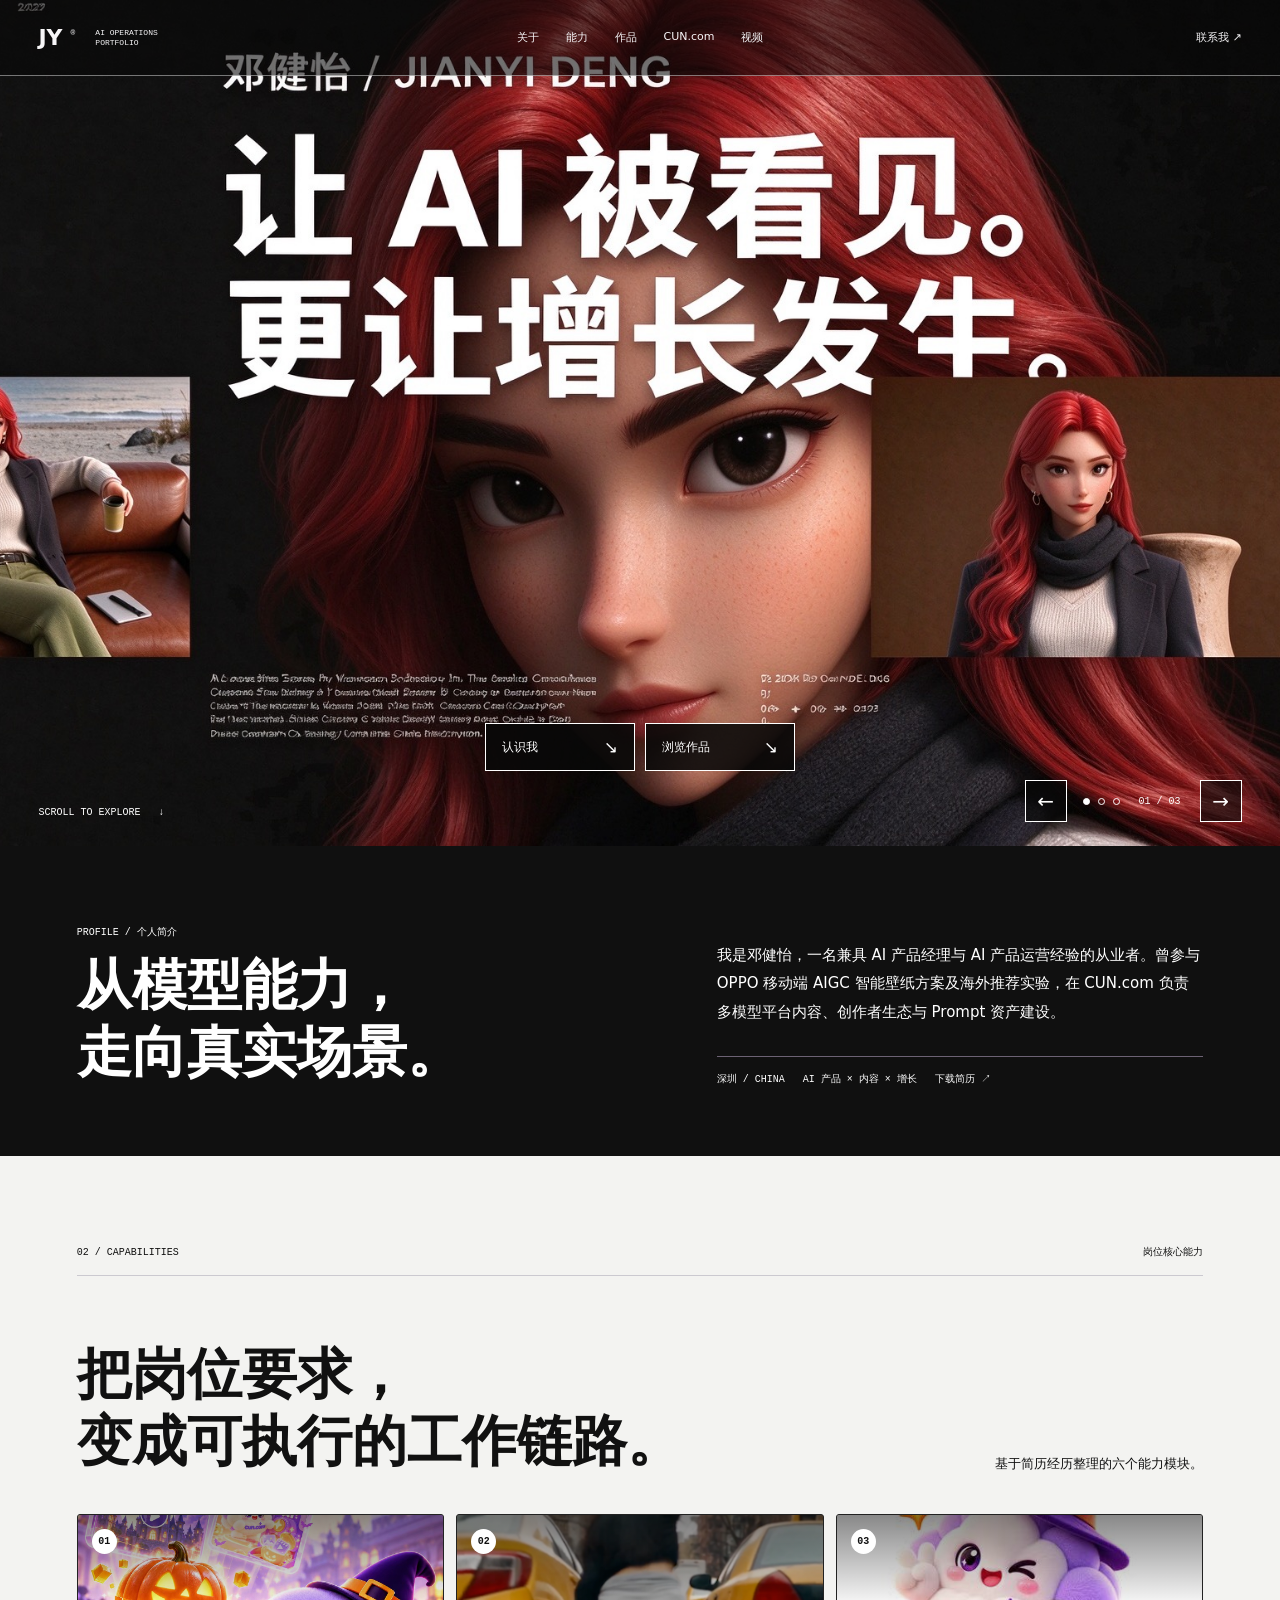
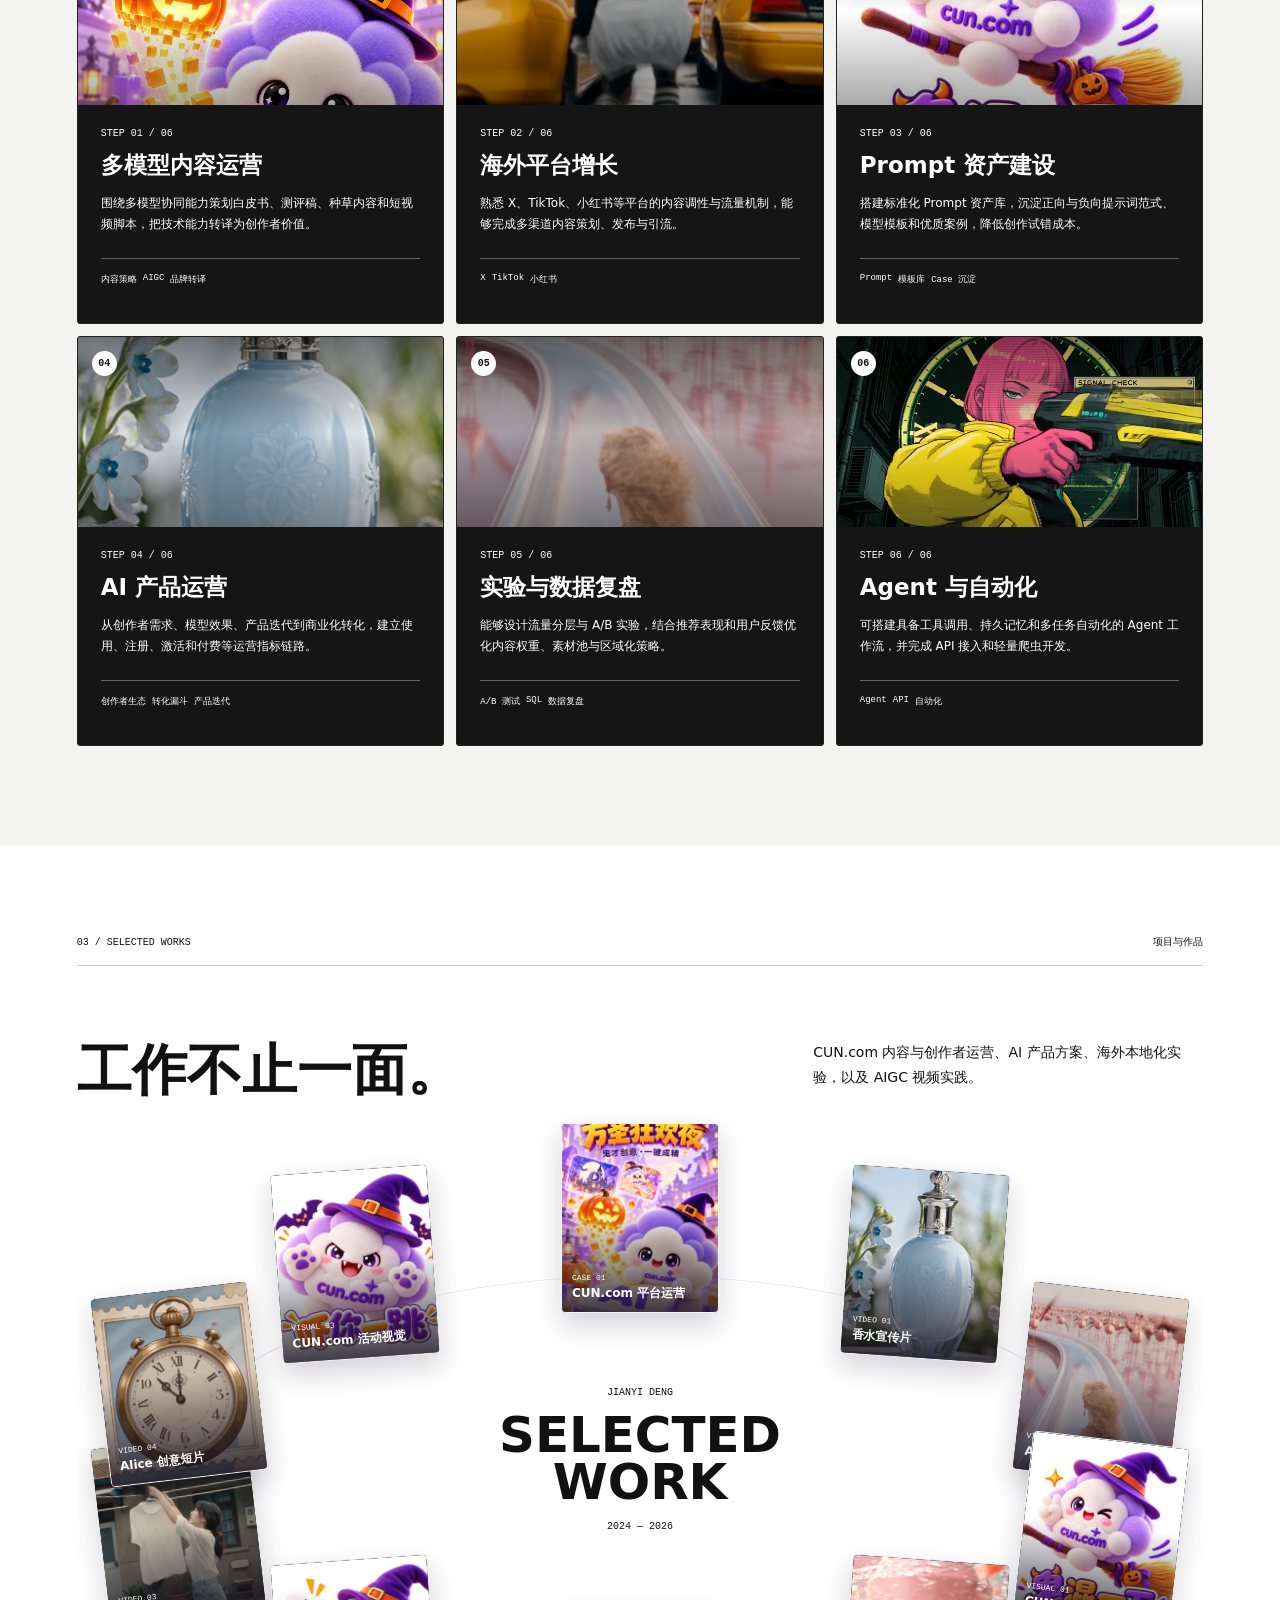
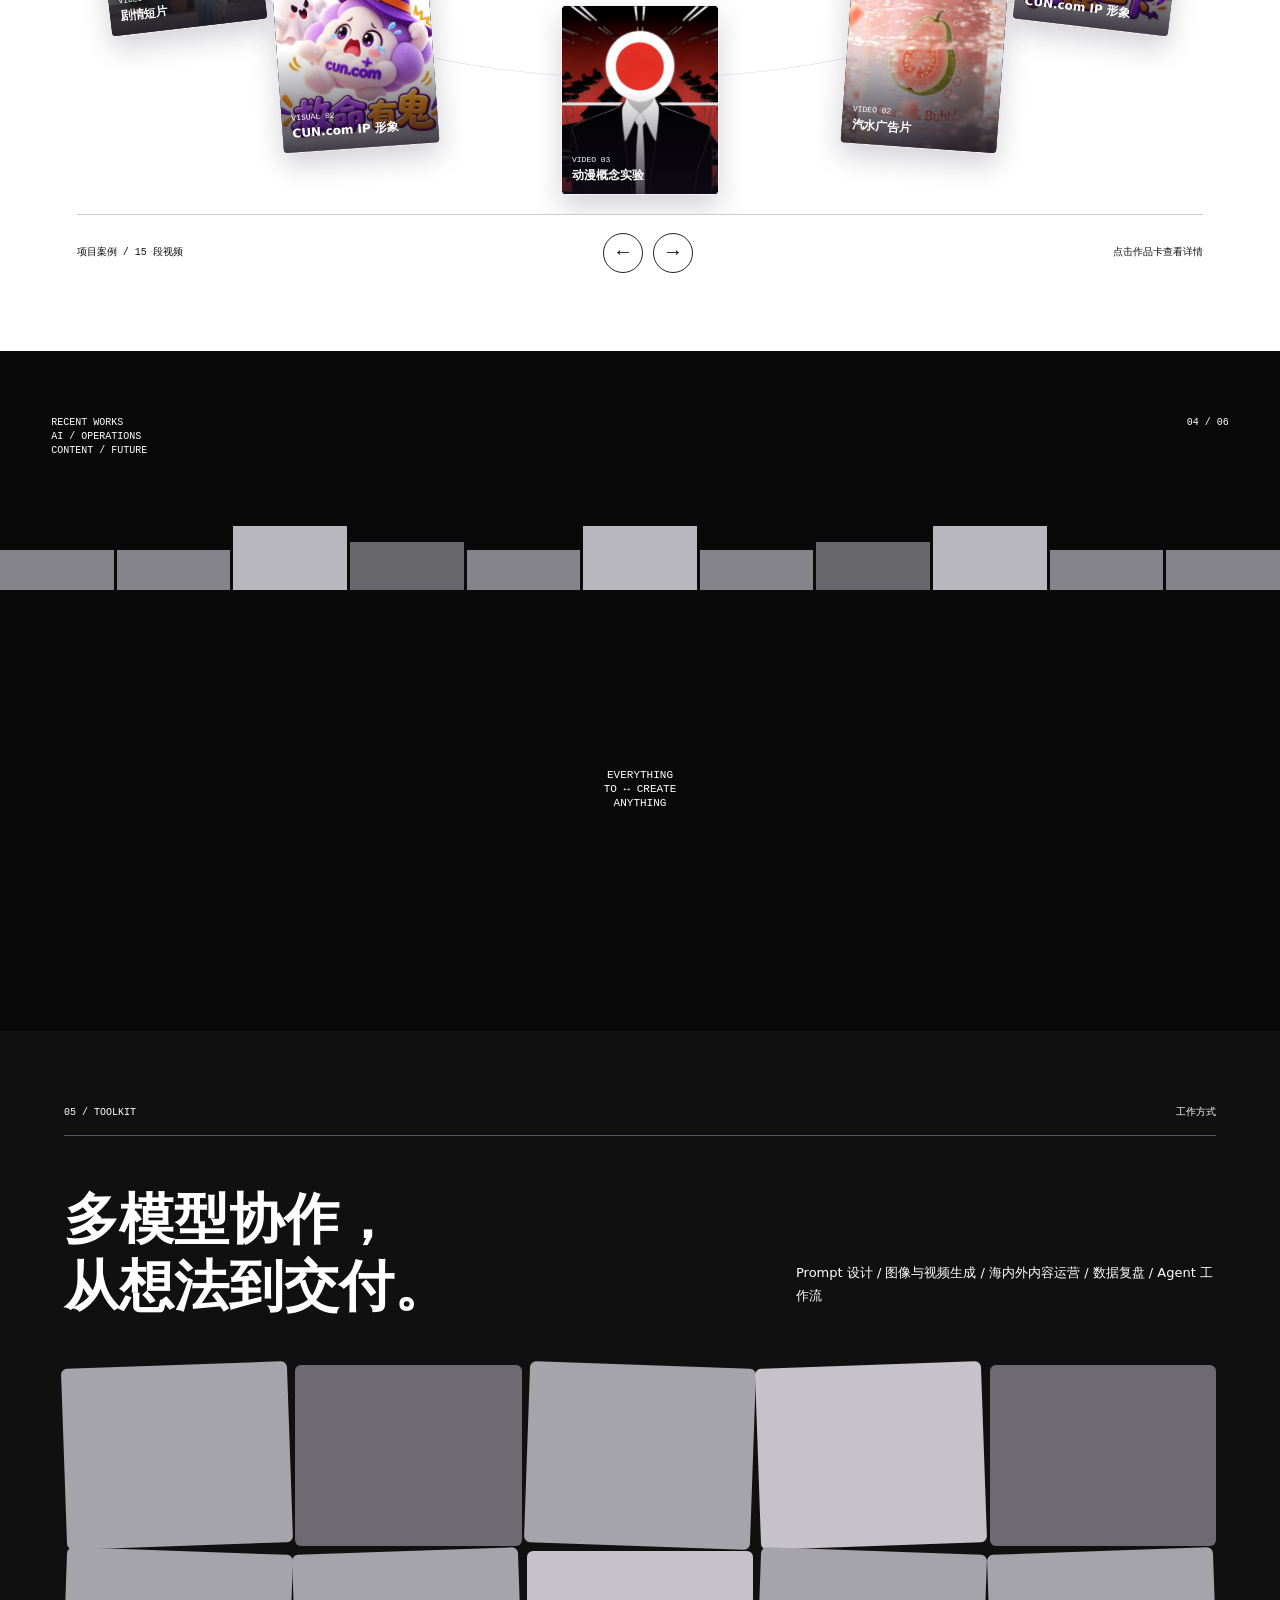
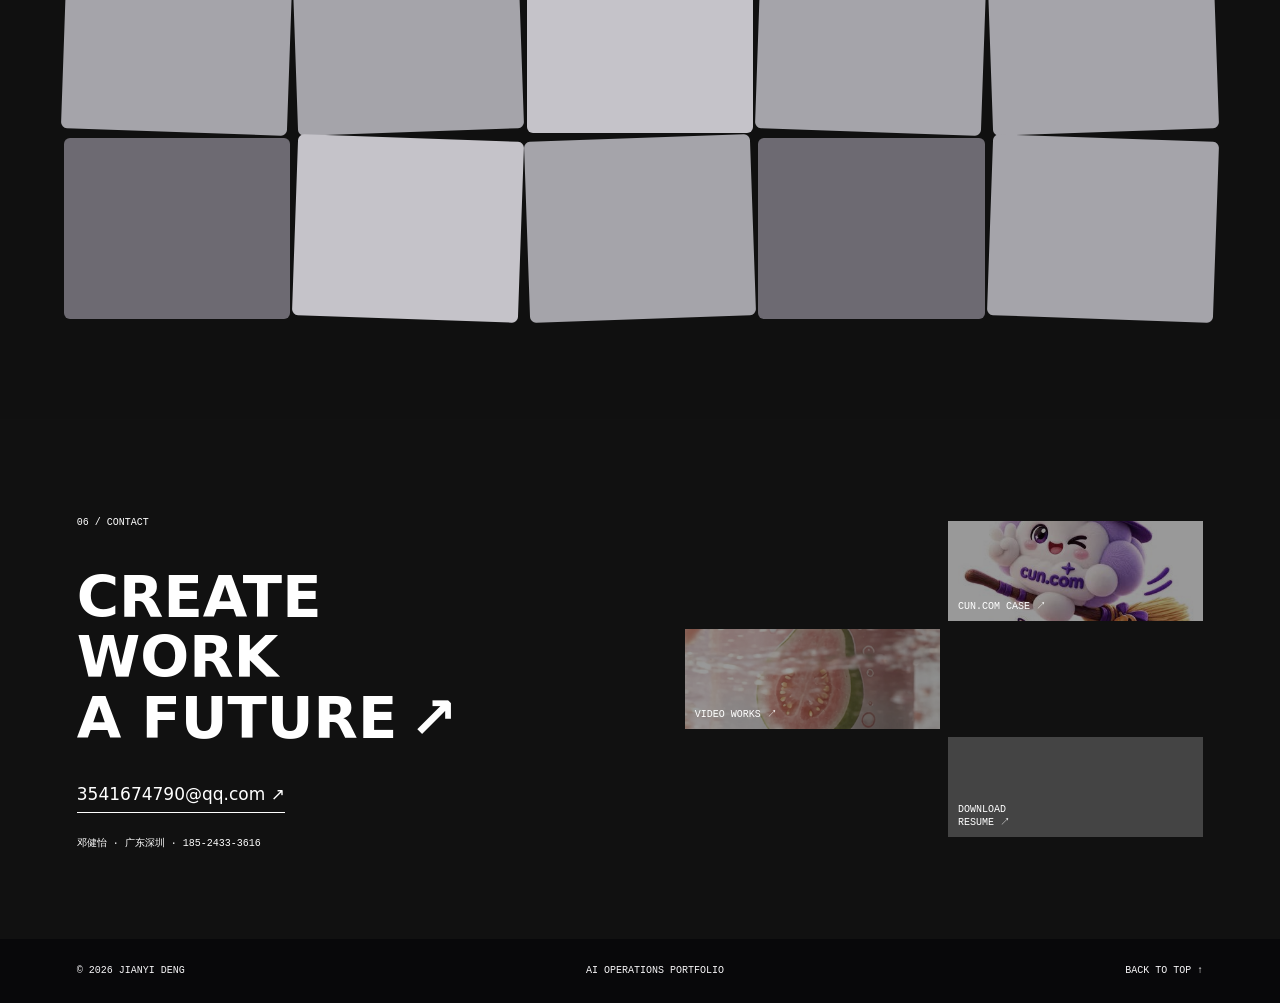
<file: index.html>
<!doctype html>
<html lang="zh-CN">
<head>
  <meta charset="utf-8"><meta name="viewport" content="width=device-width, initial-scale=1"><meta name="theme-color" content="#101014">
  <meta name="description" content="邓健怡的 AI 运营作品集：个人简介、核心能力、CUN.com 项目与 AI 视频作品。">
  <title>邓健怡 | AI 运营作品集</title><link rel="preload" as="image" href="assets/hero-clean.jpg" fetchpriority="high"><link rel="stylesheet" href="styles.css">
</head>
<body class="home-page">
  <a class="skip-link" href="#main">跳转到内容</a><div class="cursor-indicator" aria-hidden="true"></div>
  <header class="site-header" id="top"><a class="wordmark" href="#top" aria-label="邓健怡作品集首页">JY<span>®</span><small>AI OPERATIONS<br>PORTFOLIO</small></a><nav class="desktop-nav" aria-label="主导航"><a href="#profile">关于</a><a href="#capabilities">能力</a><a href="#works">作品</a><a href="cun.html">CUN.com</a><a href="videos.html">视频</a></nav><a class="nav-contact" href="#contact">联系我 ↗</a><button class="menu-toggle" type="button" aria-label="打开菜单" aria-expanded="false"><span></span><span></span></button></header>
  <nav class="mobile-nav" aria-label="移动端导航"><a href="#profile">关于</a><a href="#capabilities">能力</a><a href="#works">作品</a><a href="cun.html">CUN.com 项目</a><a href="videos.html">视频作品</a><a href="#contact">联系我</a></nav>
  <main id="main">
    <section class="hero" aria-labelledby="hero-title" aria-roledescription="轮播图">
      <div class="hero-track" id="hero-track">
        <article class="hero-slide is-active" aria-label="1 / 3：个人作品集"><img src="assets/hero-clean.jpg" alt="红发人物主题封面" fetchpriority="high" decoding="async"><a class="hero-hotspot hero-hotspot-left" href="#profile" aria-label="查看个人简介"><span>个人简介 <b>↗</b></span></a><a class="hero-hotspot hero-hotspot-right" href="#works" aria-label="浏览作品集"><span>浏览作品 <b>↗</b></span></a><div class="hero-copy hero-copy-reference"><p class="micro">邓健怡 / JIANYI DENG</p><h1 id="hero-title">让 AI 被看见。<br><em>更让增长发生。</em></h1><p>AI 产品运营 · 创作者生态 · 内容增长</p><div class="hero-actions"><a href="#profile">认识我 <span>↘</span></a><a href="#works">浏览作品 <span>↘</span></a></div></div></article>
        <article class="hero-slide" aria-label="2 / 3：CUN.com 项目" aria-hidden="true" inert><img data-src="assets/cun/halloween-campaign.jpg" alt="CUN.com 万圣节活动视觉" decoding="async"><div class="hero-copy hero-copy-feature"><p class="micro">01 / FEATURED CASE</p><h2>CUN.com<br>创作者生态。</h2><p>多模型内容运营 / 品牌表达 / Prompt 资产</p><a class="hero-feature-link" href="cun.html">查看项目 <span>↗</span></a></div></article>
        <article class="hero-slide" aria-label="3 / 3：视频作品" aria-hidden="true" inert><img data-src="assets/posters/portfolio/香水宣传片.mp4.png" alt="香水宣传片画面" decoding="async"><div class="hero-copy hero-copy-feature"><p class="micro">02 / MOVING IMAGE</p><h2>让创意<br>成为画面。</h2><p>广告视觉 / 剧情叙事 / 视觉实验</p><a class="hero-feature-link" href="videos.html">观看视频 <span>↗</span></a></div></article>
      </div>
      <div class="hero-controls" aria-label="切换首页封面"><button type="button" class="hero-arrow" id="hero-prev" aria-label="上一张封面">←</button><div class="hero-dots" id="hero-dots"><button type="button" class="is-active" aria-label="第 1 张封面" aria-current="true"></button><button type="button" aria-label="第 2 张封面"></button><button type="button" aria-label="第 3 张封面"></button></div><span class="hero-count" id="hero-count">01 / 03</span><button type="button" class="hero-arrow" id="hero-next" aria-label="下一张封面">→</button></div>
      <a class="hero-scroll" href="#profile">SCROLL TO EXPLORE <span>↓</span></a>
    </section>
    <section class="profile-band" id="profile"><div class="profile-inner"><div><p class="micro">PROFILE / 个人简介</p><h2>从模型能力，<br>走向<span>真实场景。</span></h2></div><div class="profile-text"><p>我是邓健怡，一名兼具 AI 产品经理与 AI 产品运营经验的从业者。曾参与 OPPO 移动端 AIGC 智能壁纸方案及海外推荐实验，在 CUN.com 负责多模型平台内容、创作者生态与 Prompt 资产建设。</p><div class="profile-meta"><span>深圳 / CHINA</span><span>AI 产品 × 内容 × 增长</span><a href="assets/Deng-Jianyi-Resume.docx" download>下载简历 ↗</a></div></div></div></section>
    <section class="capabilities" id="capabilities"><div class="section-bar"><span>02 / CAPABILITIES</span><span>岗位核心能力</span></div><div class="section-title"><h2>把岗位要求，<br>变成可执行的工作链路。</h2><p>基于简历经历整理的六个能力模块。</p></div><div class="capability-grid" id="capability-grid"></div></section>
    <section class="works" id="works"><div class="section-bar"><span>03 / SELECTED WORKS</span><span>项目与作品</span></div><div class="works-intro"><h2>工作不止一面。</h2><p>CUN.com 内容与创作者运营、AI 产品方案、海外本地化实验，以及 AIGC 视频实践。</p></div><div class="work-ring" id="work-ring" aria-label="环形作品浏览"><div class="ring-outline"></div><div class="ring-center"><span>JIANYI DENG</span><strong>SELECTED<br>WORK</strong><small>2024 — 2026</small></div><div class="ring-cards" id="ring-cards"></div></div><div class="ring-controls"><span>项目案例 / 15 段视频</span><div><button type="button" id="ring-prev" aria-label="向左旋转作品">←</button><button type="button" id="ring-next" aria-label="向右旋转作品">→</button></div><span>点击作品卡查看详情</span></div></section>
    <section class="modular" aria-label="代表作品入口"><div class="modular-top"><p>RECENT WORKS<br>AI / OPERATIONS<br>CONTENT / FUTURE</p><span>04 / 06</span></div><div class="modular-ribbon" aria-hidden="true"><i></i><i></i><i></i><i></i><i></i><i></i><i></i><i></i><i></i><i></i><i></i></div><div class="modular-layout"><a class="modular-block block-cun" href="cun.html"><span>01 / FEATURED CASE</span><strong>CUN.com<br>多模型创作平台</strong><small>内容运营 / 创作者生态 / Prompt 资产</small><b>↗</b></a><p>EVERYTHING<br>TO <span>↔</span> CREATE<br>ANYTHING</p><a class="modular-block block-video" href="videos.html"><span>02 / MOVING IMAGE</span><strong>AI 视频<br>作品放映室</strong><small>广告 / 叙事 / AIGC 实验</small><b>↗</b></a></div></section>
    <section class="tile-section" aria-label="技能与作品画面"><div class="section-bar"><span>05 / TOOLKIT</span><span>工作方式</span></div><div class="tile-heading"><h2>多模型协作，<br>从想法到交付。</h2><p>Prompt 设计 / 图像与视频生成 / 海内外内容运营 / 数据复盘 / Agent 工作流</p></div><div class="tile-grid" id="tile-grid"><div class="tile"><span>AI CONTENT</span></div><div class="tile"><span>PROMPT</span></div><div class="tile"><span>VIDEO</span></div><div class="tile"><span>GROWTH</span></div><div class="tile"><span>GLOBAL</span></div><div class="tile"><span>CREATOR</span></div><div class="tile"><span>PRODUCT</span></div><div class="tile"><span>DATA</span></div><div class="tile"><span>AGENT</span></div><div class="tile"><span>ITERATION</span></div><div class="tile"><span>AI CONTENT</span></div><div class="tile"><span>PROMPT</span></div><div class="tile"><span>VIDEO</span></div><div class="tile"><span>GROWTH</span></div><div class="tile"><span>GLOBAL</span></div></div></section>
    <section class="closing" id="contact"><div class="closing-copy"><p>06 / CONTACT</p><h2>CREATE<br>WORK<br>A FUTURE<span>↗</span></h2><a href="mailto:3541674790@qq.com">3541674790@qq.com ↗</a><small>邓健怡 · 广东深圳 · 185-2433-3616</small></div><div class="closing-stack"><a href="cun.html"><img src="assets/cun/ip-02.jpg" alt="CUN.com IP 形象" loading="lazy" decoding="async"><span>CUN.COM CASE ↗</span></a><a href="videos.html"><img src="assets/posters/soda.png" alt="汽水广告画面" loading="lazy" decoding="async"><span>VIDEO WORKS ↗</span></a><a href="assets/Deng-Jianyi-Resume.docx" download><span>DOWNLOAD<br>RESUME ↗</span></a></div></section>
  </main><footer><span>© <span id="year"></span> JIANYI DENG</span><span>AI OPERATIONS PORTFOLIO</span><a href="#top">BACK TO TOP ↑</a></footer><script src="data.js"></script><script src="script.js"></script>
</body></html>
</file>
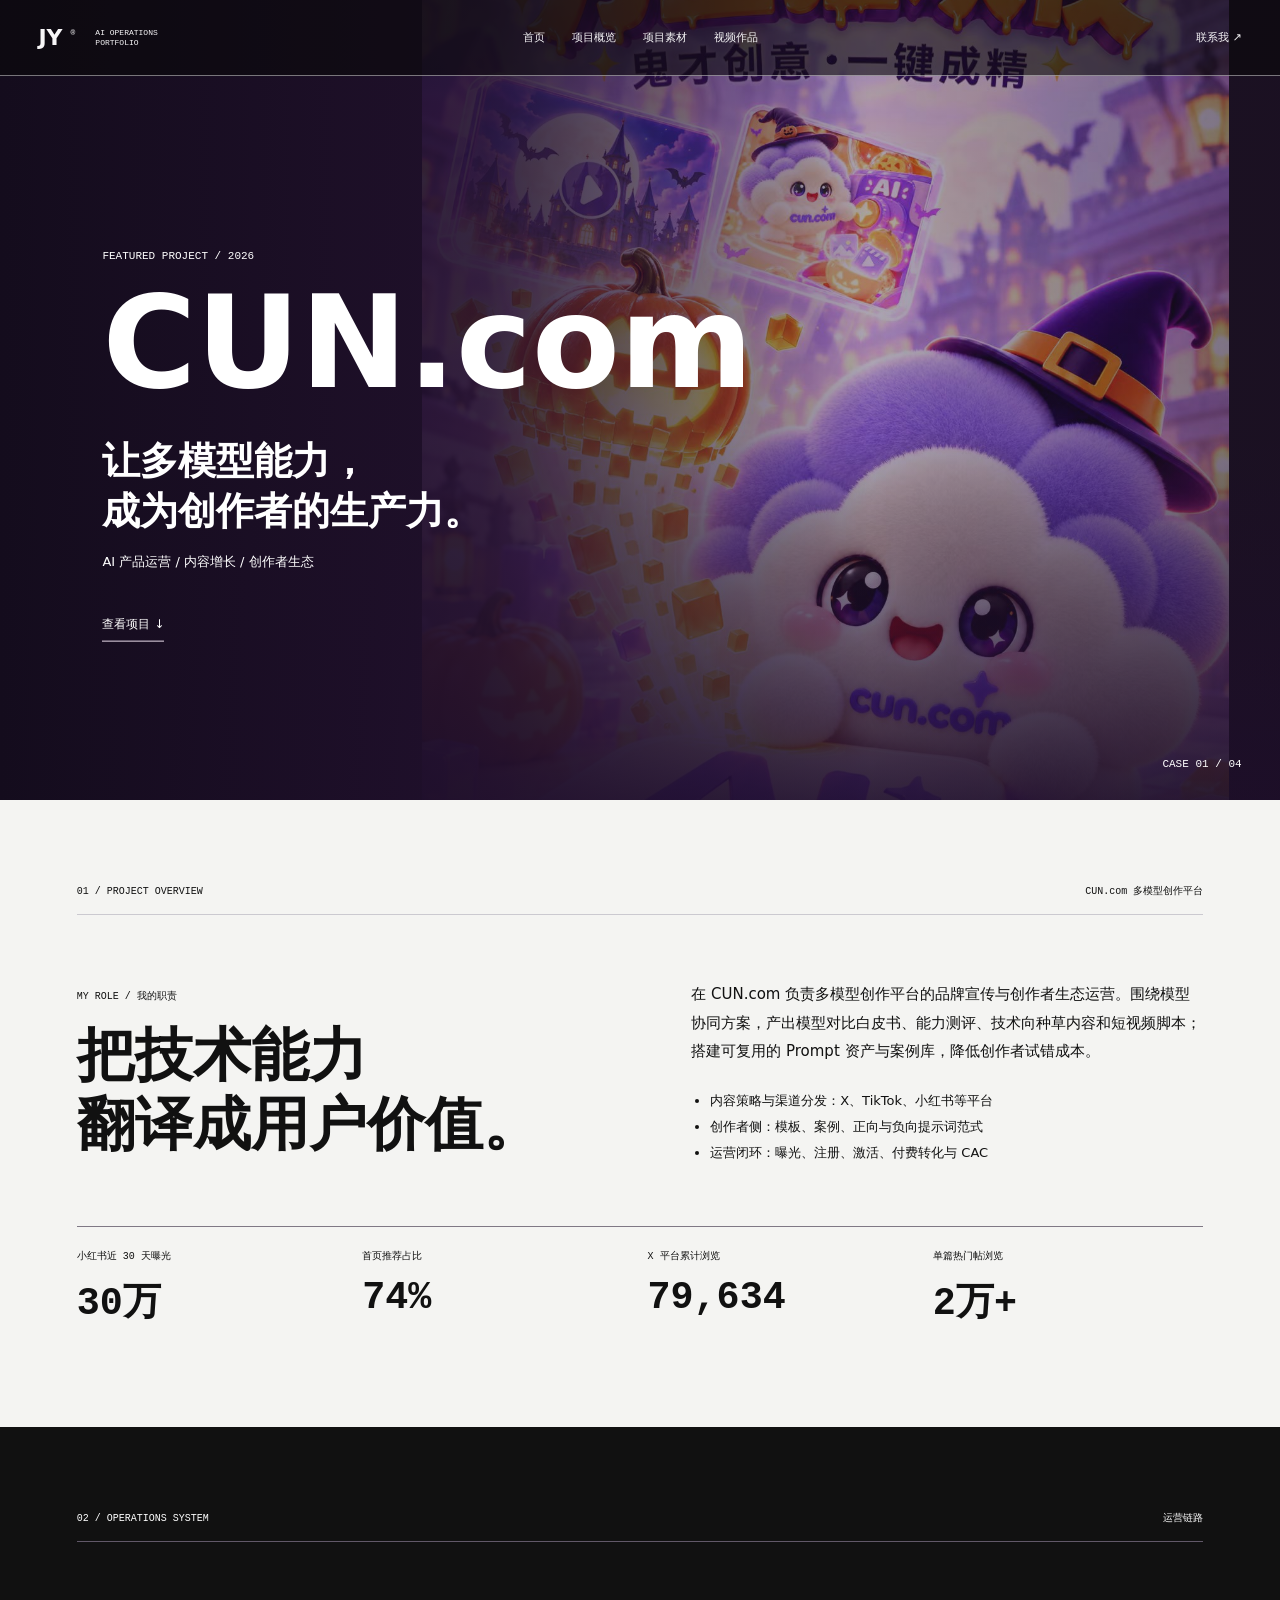
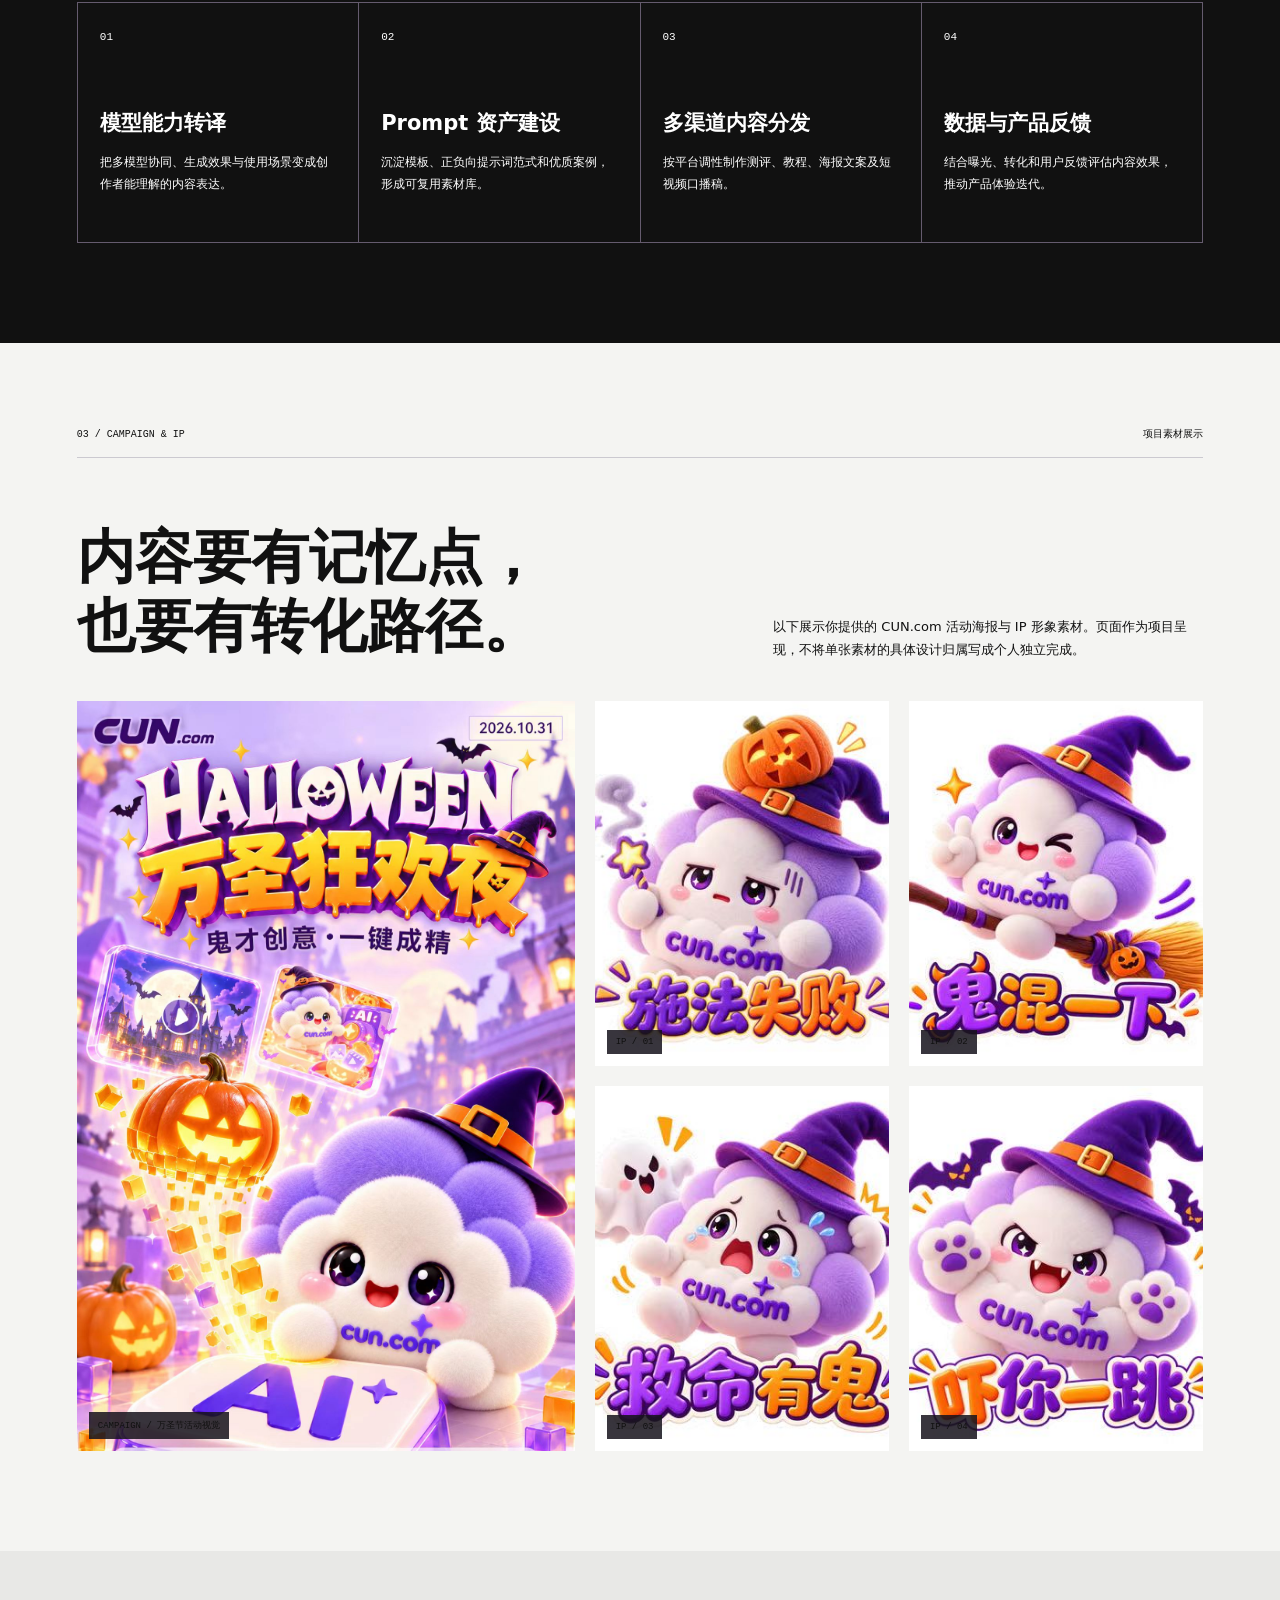
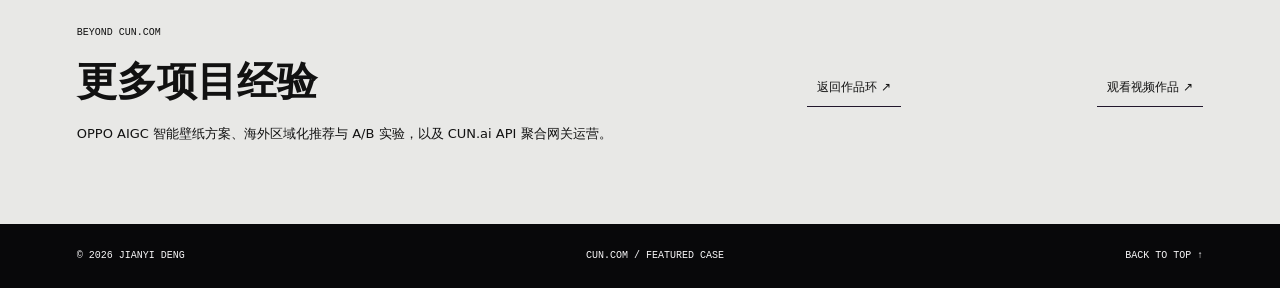
<file: cun.html>
<!doctype html>
<html lang="zh-CN"><head><meta charset="utf-8"><meta name="viewport" content="width=device-width, initial-scale=1"><meta name="theme-color" content="#17101f"><meta name="description" content="邓健怡的 CUN.com 多模型创作平台运营项目案例。"><title>CUN.com 项目 | 邓健怡</title><link rel="stylesheet" href="styles.css"></head>
<body class="case-page"><a class="skip-link" href="#main">跳转到内容</a><header class="site-header" id="top"><a class="wordmark" href="index.html">JY<span>®</span><small>AI OPERATIONS<br>PORTFOLIO</small></a><nav class="desktop-nav" aria-label="主导航"><a href="index.html">首页</a><a href="#overview">项目概览</a><a href="#assets">项目素材</a><a href="videos.html">视频作品</a></nav><a class="nav-contact" href="index.html#contact">联系我 ↗</a><button class="menu-toggle" type="button" aria-label="打开菜单" aria-expanded="false"><span></span><span></span></button></header><nav class="mobile-nav" aria-label="移动端导航"><a href="index.html">首页</a><a href="#overview">项目概览</a><a href="#assets">项目素材</a><a href="videos.html">视频作品</a><a href="index.html#contact">联系我</a></nav>
<main id="main"><section class="case-hero"><img class="case-hero-image" src="assets/cun/halloween-campaign.jpg" alt="CUN.com 万圣节活动海报"><div class="case-hero-shade"></div><div class="case-hero-content"><p>FEATURED PROJECT / 2026</p><h1>CUN<span>.com</span></h1><h2>让多模型能力，<br>成为创作者的生产力。</h2><p class="case-role">AI 产品运营 / 内容增长 / 创作者生态</p><a href="#overview">查看项目 ↓</a></div><div class="case-hero-count">CASE 01 / 04</div></section>
<section class="case-summary" id="overview"><div class="section-bar"><span>01 / PROJECT OVERVIEW</span><span>CUN.com 多模型创作平台</span></div><div class="case-summary-grid"><div><p class="micro">MY ROLE / 我的职责</p><h2>把技术能力<br>翻译成<span>用户价值。</span></h2></div><div><p>在 CUN.com 负责多模型创作平台的品牌宣传与创作者生态运营。围绕模型协同方案，产出模型对比白皮书、能力测评、技术向种草内容和短视频脚本；搭建可复用的 Prompt 资产与案例库，降低创作者试错成本。</p><ul><li>内容策略与渠道分发：X、TikTok、小红书等平台</li><li>创作者侧：模板、案例、正向与负向提示词范式</li><li>运营闭环：曝光、注册、激活、付费转化与 CAC</li></ul></div></div><div class="case-metrics"><div><small>小红书近 30 天曝光</small><strong>30万</strong></div><div><small>首页推荐占比</small><strong>74%</strong></div><div><small>X 平台累计浏览</small><strong>79,634</strong></div><div><small>单篇热门帖浏览</small><strong>2万+</strong></div></div></section>
<section class="case-process"><div class="section-bar"><span>02 / OPERATIONS SYSTEM</span><span>运营链路</span></div><div class="process-grid"><div><span>01</span><h3>模型能力转译</h3><p>把多模型协同、生成效果与使用场景变成创作者能理解的内容表达。</p></div><div><span>02</span><h3>Prompt 资产建设</h3><p>沉淀模板、正负向提示词范式和优质案例，形成可复用素材库。</p></div><div><span>03</span><h3>多渠道内容分发</h3><p>按平台调性制作测评、教程、海报文案及短视频口播稿。</p></div><div><span>04</span><h3>数据与产品反馈</h3><p>结合曝光、转化和用户反馈评估内容效果，推动产品体验迭代。</p></div></div></section>
<section class="case-assets" id="assets"><div class="section-bar"><span>03 / CAMPAIGN & IP</span><span>项目素材展示</span></div><div class="assets-intro"><h2>内容要有记忆点，<br><span>也要有转化路径。</span></h2><p>以下展示你提供的 CUN.com 活动海报与 IP 形象素材。页面作为项目呈现，不将单张素材的具体设计归属写成个人独立完成。</p></div><div class="asset-showcase"><figure class="campaign-poster"><img src="assets/cun/halloween-campaign.jpg" alt="CUN.com 万圣节活动海报"><figcaption>CAMPAIGN / 万圣节活动视觉</figcaption></figure><div class="ip-grid"><figure><img src="assets/cun/ip-01.jpg" alt="CUN.com IP 表情一"><figcaption>IP / 01</figcaption></figure><figure><img src="assets/cun/ip-02.jpg" alt="CUN.com IP 表情二"><figcaption>IP / 02</figcaption></figure><figure><img src="assets/cun/ip-03.jpg" alt="CUN.com IP 表情三"><figcaption>IP / 03</figcaption></figure><figure><img src="assets/cun/ip-04.jpg" alt="CUN.com IP 表情四"><figcaption>IP / 04</figcaption></figure></div></div></section>
<section class="case-more" id="other-work"><div><p class="micro">BEYOND CUN.COM</p><h2>更多项目经验</h2><p>OPPO AIGC 智能壁纸方案、海外区域化推荐与 A/B 实验，以及 CUN.ai API 聚合网关运营。</p></div><a href="index.html#works">返回作品环 ↗</a><a href="videos.html">观看视频作品 ↗</a></section></main><footer><span>© <span id="year"></span> JIANYI DENG</span><span>CUN.COM / FEATURED CASE</span><a href="#top">BACK TO TOP ↑</a></footer><script src="script.js"></script></body></html>
</file>
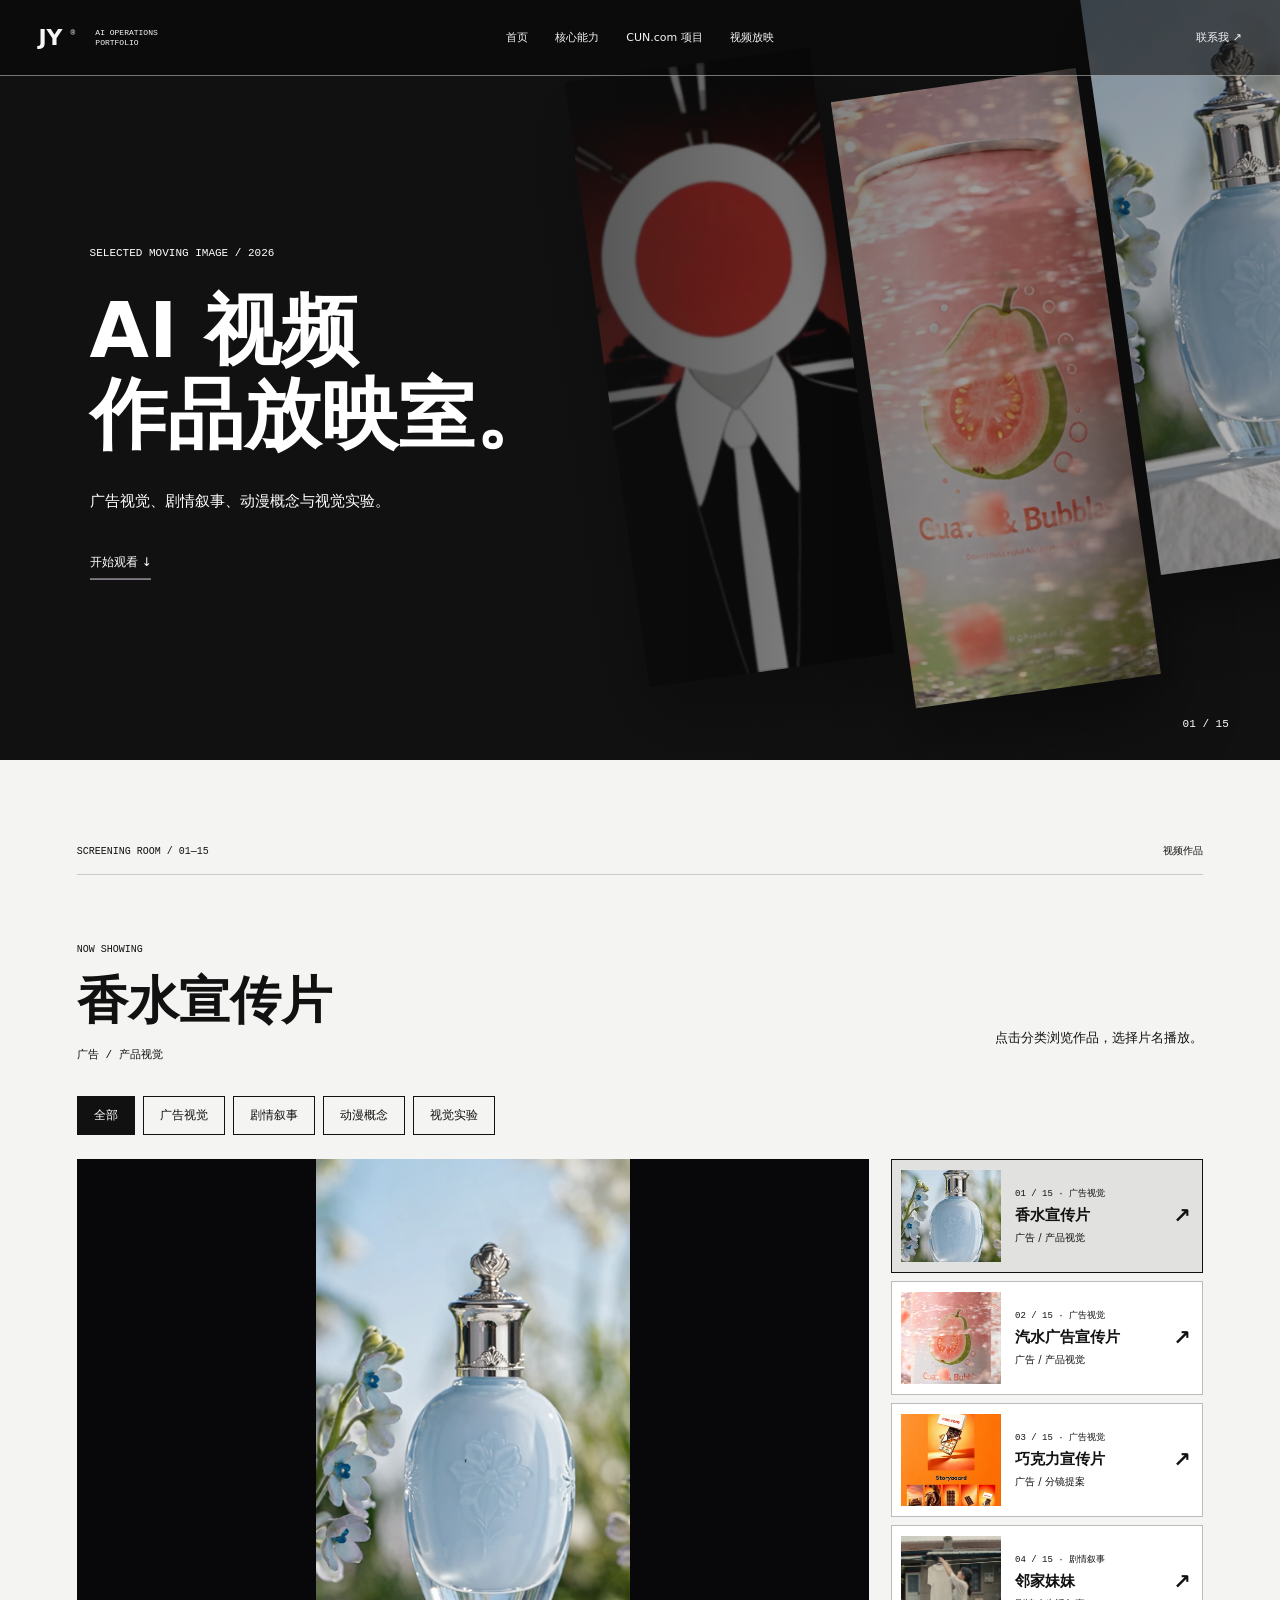
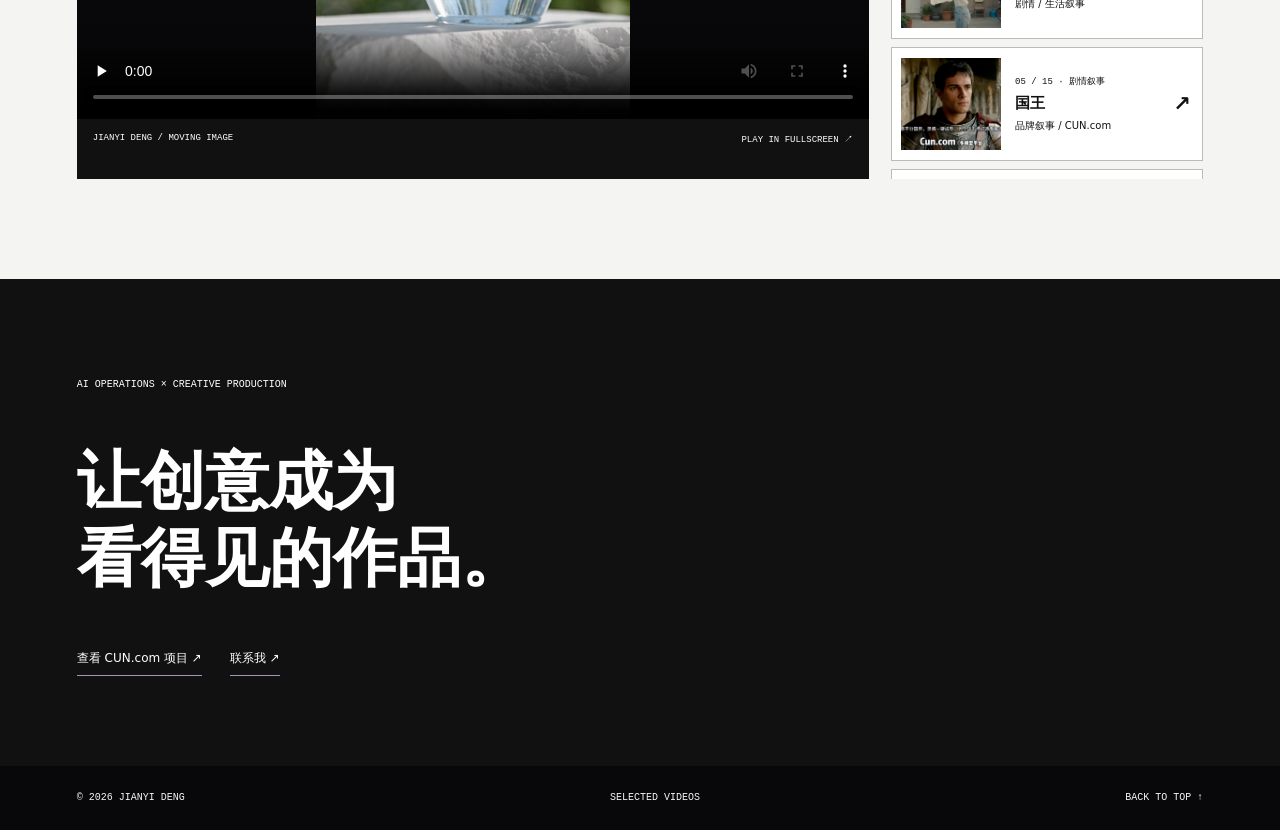
<file: videos.html>
<!doctype html>
<html lang="zh-CN"><head><meta charset="utf-8"><meta name="viewport" content="width=device-width, initial-scale=1"><meta name="theme-color" content="#101014"><meta name="description" content="邓健怡的 AI 视频作品展示：品牌广告、剧情短片与创意影像。"><title>视频作品 | 邓健怡</title><link rel="stylesheet" href="styles.css"></head>
<body class="video-page"><a class="skip-link" href="#main">跳转到内容</a><header class="site-header" id="top"><a class="wordmark" href="index.html">JY<span>®</span><small>AI OPERATIONS<br>PORTFOLIO</small></a><nav class="desktop-nav" aria-label="主导航"><a href="index.html">首页</a><a href="index.html#capabilities">核心能力</a><a href="cun.html">CUN.com 项目</a><a href="#screening">视频放映</a></nav><a class="nav-contact" href="index.html#contact">联系我 ↗</a><button class="menu-toggle" type="button" aria-label="打开菜单" aria-expanded="false"><span></span><span></span></button></header><nav class="mobile-nav" aria-label="移动端导航"><a href="index.html">首页</a><a href="index.html#capabilities">核心能力</a><a href="cun.html">CUN.com 项目</a><a href="#screening">视频放映</a><a href="index.html#contact">联系我</a></nav>
<main id="main"><section class="video-hero"><div class="video-hero-art"><img src="assets/posters/portfolio/黑红动漫风.mov.png" alt="动漫视觉画面" decoding="async"><img src="assets/posters/portfolio/汽水广告宣传片.mp4.png" alt="汽水广告画面" decoding="async"><img src="assets/posters/portfolio/香水宣传片.mp4.png" alt="香水宣传片画面" decoding="async"></div><div class="video-hero-copy"><p>SELECTED MOVING IMAGE / 2026</p><h1>AI 视频<br><span>作品放映室。</span></h1><p>广告视觉、剧情叙事、动漫概念与视觉实验。</p><a href="#screening">开始观看 ↓</a></div><div class="video-hero-index">01 / 15</div></section>
<section class="screening" id="screening"><div class="section-bar"><span>SCREENING ROOM / 01—15</span><span>视频作品</span></div><div class="screening-title"><div><p class="micro">NOW SHOWING</p><h2 id="video-title">香水宣传片</h2><span id="video-type">广告 / 产品视觉</span></div><p>点击分类浏览作品，选择片名播放。</p></div><div class="video-filters" id="video-filters" role="group" aria-label="视频分类"></div><div class="screening-layout"><div class="player-frame"><video id="video-player" controls playsinline preload="none" poster="assets/posters/portfolio/香水宣传片.mp4.png" aria-label="视频作品播放器"></video><div class="player-caption"><span>JIANYI DENG / MOVING IMAGE</span><span>PLAY IN FULLSCREEN ↗</span></div></div><div class="video-list" id="video-list" aria-label="选择视频作品"></div></div></section><section class="video-footer-cta"><p>AI OPERATIONS × CREATIVE PRODUCTION</p><h2>让创意成为<br>看得见的作品。</h2><div><a href="cun.html">查看 CUN.com 项目 ↗</a><a href="index.html#contact">联系我 ↗</a></div></section></main><footer><span>© <span id="year"></span> JIANYI DENG</span><span>SELECTED VIDEOS</span><a href="#top">BACK TO TOP ↑</a></footer><script src="script.js"></script></body></html>
</file>
<file: styles.css>
:root{--black:#101014;--black2:#1b1921;--paper:#f7f6f8;--gray:#d5d4d9;--ink:#16141b;--muted:#66636d;--purple:#7545c7;--violet:#a77be9;--orange:#f5a04d;--line:#cbc9d0;--mono:ui-monospace,SFMono-Regular,Menlo,Consolas,monospace;--sans:Inter,"Noto Sans SC",system-ui,sans-serif}*{box-sizing:border-box}html{scroll-behavior:smooth}body{margin:0;overflow-x:hidden;background:var(--black);color:var(--paper);font-family:var(--sans);-webkit-font-smoothing:antialiased}a{color:inherit;text-decoration:none}button{font:inherit;cursor:pointer}img{display:block;max-width:100%}::selection{background:var(--orange);color:#111}.skip-link{position:fixed;z-index:999;left:10px;top:10px;padding:10px 14px;background:white;color:black;transform:translateY(-160%)}.skip-link:focus{transform:none}.micro,.section-bar,.hero-edition,.hero-index,.hero-scroll,.hero-side>span,.ring-controls,.modular-top,.modular-block>span,.modular-block small,.closing-copy>p,.closing-copy small,footer{font:10px/1.4 var(--mono);letter-spacing:0}.site-header{position:absolute;z-index:50;top:0;left:0;width:100%;height:76px;display:grid;grid-template-columns:1fr auto 1fr;align-items:center;padding:0 3vw;color:white;border-bottom:1px solid #ffffff35}.wordmark{display:inline-flex;align-items:center;gap:8px;width:max-content;font-size:22px;font-weight:900;line-height:.9}.wordmark>span{align-self:start;font:8px var(--mono)}.wordmark small{margin-left:12px;color:#c6c0cd;font:8px/1.25 var(--mono)}.desktop-nav{display:flex;gap:27px}.desktop-nav a,.nav-contact{font-size:11px;transition:color .2s}.desktop-nav a:hover,.nav-contact:hover{color:var(--orange)}.nav-contact{justify-self:end}.menu-toggle,.mobile-nav{display:none}
.hero{position:relative;min-height:650px;height:min(820px,92svh);isolation:isolate;overflow:hidden;background:#0d0a13}.hero-image{position:absolute;z-index:-3;inset:-4%;transform:translate3d(var(--mx,0px),var(--my,0px),0) scale(1.06);transition:transform .2s ease-out}.hero-image img{width:100%;height:100%;object-fit:cover;object-position:center 37%;filter:contrast(1.17) brightness(.62) saturate(.7) sepia(.08)}.hero-image::after{content:"";position:absolute;inset:0;background:linear-gradient(90deg,#100c18e8 0%,#24133275 25%,#4e245747 52%,#100c18a3 100%),linear-gradient(0deg,#100c18ee,transparent 34%);mix-blend-mode:multiply}.hero-veil{position:absolute;z-index:-1;inset:0;background:radial-gradient(ellipse at 65% 18%,#b63b7047,transparent 36%),linear-gradient(90deg,#0e0a14a8,transparent 30%,transparent 72%,#0e0a14a8)}.hero-edition{position:absolute;top:105px;left:3vw;right:3vw;display:flex;justify-content:space-between;color:#ede1f1}.hero-copy{position:absolute;z-index:5;left:20vw;top:46%;width:min(760px,57vw);transform:translateY(-43%)}.hero-copy .micro{margin:0 0 20px;color:#eee7f1}.hero h1{margin:0;font-size:clamp(45px,5.4vw,82px);font-weight:800;line-height:1.13;letter-spacing:0;white-space:nowrap}.hero h1 em{color:#ffb473;font-style:normal}.hero-copy>p:not(.micro){margin:24px 0 0;color:#e5dce5;font-size:14px;line-height:1.85}.hero-actions{display:flex;gap:34px;margin-top:32px}.hero-actions a{display:flex;gap:35px;align-items:center;padding-bottom:9px;border-bottom:1px solid #cfc3d0;font-size:12px;transition:color .2s,transform .2s}.hero-actions a:hover{color:var(--orange);transform:translateY(-3px)}.hero-actions span{font-size:17px}.hero-side{position:absolute;z-index:5;top:48%;width:17vw;max-width:260px;min-width:160px;transition:transform .35s,filter .35s}.hero-side:hover{transform:translateY(-12px) rotate(2deg);filter:brightness(1.18)}.hero-side img{width:100%;height:145px;object-fit:cover;border:1px solid #ffffff3d;box-shadow:0 20px 38px #0008}.hero-side>span{display:block;margin-top:8px;color:#e5dce5}.hero-side-left{left:-3vw}.hero-side-left img{object-position:center 38%}.hero-side-right{right:-3vw}.hero-side-right img{object-position:center 38%}.hero-index{position:absolute;right:3vw;top:100px;padding:8px 11px;border:1px solid #ffffff55;border-radius:30px}.hero-index span{color:var(--orange)}.hero-scroll{position:absolute;left:3vw;bottom:28px;color:#d9d0dc}.hero-scroll span{margin-left:12px;color:var(--orange)}
.profile-band{background:#17141d;color:white;padding:70px 6vw}.profile-inner{max-width:1450px;margin:auto;display:grid;grid-template-columns:1fr 1fr;gap:12vw;align-items:end}.profile-band .micro{color:var(--orange)}.profile-band h2,.section-title h2,.works-intro h2,.tile-heading h2{margin:12px 0 0;font-size:clamp(35px,4.3vw,63px);line-height:1.22;letter-spacing:0}.profile-band h2 span{color:var(--violet)}.profile-text p{max-width:650px;margin:0;font-size:15px;line-height:1.9;color:#d1cbd5}.profile-meta{display:flex;flex-wrap:wrap;gap:18px;margin-top:30px;padding-top:15px;border-top:1px solid #6c6274;color:#aaa1b0;font:10px var(--mono)}.profile-meta a{color:var(--orange)}
.capabilities,.works{padding:90px 6vw 100px;background:var(--paper);color:var(--ink)}.section-bar{display:flex;justify-content:space-between;gap:15px;padding-bottom:15px;border-bottom:1px solid var(--line);color:#706d76}.section-title{display:flex;justify-content:space-between;align-items:end;gap:30px;margin:65px 0 38px}.section-title h2{margin:0}.section-title p{max-width:250px;margin:0;color:#77727c;font-size:13px;line-height:1.8}.capability-grid{display:grid;grid-template-columns:repeat(3,minmax(0,1fr));gap:18px}.capability-card{position:relative;min-height:320px;display:flex;flex-direction:column;overflow:hidden;background:#ededf0;border-radius:6px;transition:transform .3s,box-shadow .3s}.capability-card:hover{transform:translateY(-8px);box-shadow:0 16px 35px #2b1a4b2e}.capability-visual{position:relative;flex:0 0 112px;overflow:hidden;background:#17131e}.capability-visual::before{content:"";position:absolute;width:140px;height:140px;right:12%;top:-56px;background:repeating-linear-gradient(42deg,#a57dee 0 17px,#d1b6f8 17px 35px,#7545c7 35px 52px);clip-path:polygon(50% 0,100% 25%,85% 100%,10% 80%,0 28%);transform:rotate(-16deg);box-shadow:20px 20px #0b0911}.capability-card:nth-child(2) .capability-visual::before,.capability-card:nth-child(5) .capability-visual::before{filter:hue-rotate(-30deg)}.capability-card:nth-child(3) .capability-visual::before,.capability-card:nth-child(6) .capability-visual::before{filter:hue-rotate(40deg)}.capability-visual>span{position:absolute;z-index:1;top:18px;left:18px;display:grid;place-items:center;width:25px;height:25px;border-radius:50%;background:#f8f6fb;color:#141018;font-size:15px}.capability-body{padding:21px 22px 24px;display:flex;flex-direction:column;flex:1}.capability-body small{font:10px var(--mono);color:#7c7383}.capability-body h3{display:inline-block;align-self:flex-start;margin:11px 0 13px;padding:3px 8px;background:var(--highlight,#d7c5f5);font-size:19px;line-height:1.3}.capability-body p{margin:0;color:#4c4851;font-size:12px;line-height:1.75}.capability-tags{display:flex;flex-wrap:wrap;gap:6px;margin-top:auto;padding-top:20px}.capability-tags span{color:#6e6574;font:9px var(--mono)}
.works{padding-bottom:78px;background:#fff}.works-intro{display:flex;justify-content:space-between;align-items:end;gap:30px;margin:60px 0 0}.works-intro h2{margin:0}.works-intro p{max-width:390px;color:#66616c;font-size:14px;line-height:1.8}.work-ring{position:relative;height:710px;max-width:1450px;margin:0 auto;overflow:hidden;touch-action:pan-y;cursor:grab}.work-ring:active{cursor:grabbing}.ring-outline{position:absolute;left:8%;right:8%;top:17%;bottom:12%;border:1px solid #e6e2e9;border-radius:50%;transform:scaleY(.8)}.ring-center{position:absolute;z-index:2;left:50%;top:50%;transform:translate(-50%,-50%);display:flex;flex-direction:column;align-items:center;text-align:center;pointer-events:none}.ring-center span,.ring-center small{font:10px var(--mono);color:#77717d}.ring-center strong{margin:14px 0;font-size:clamp(30px,3.9vw,60px);line-height:.95;letter-spacing:0}.ring-card{position:absolute;display:block;width:158px;height:190px;overflow:hidden;padding:0;border:1px solid #f6f3f8;border-radius:5px;background:#2c2332;color:#fff;box-shadow:0 12px 27px #1d132b31;text-align:left;transform:translate(-50%,-50%) rotate(var(--rot,0deg)) scale(var(--scale,1));transition:left .55s cubic-bezier(.2,.8,.2,1),top .55s cubic-bezier(.2,.8,.2,1),transform .3s,box-shadow .3s}.ring-card:hover{--scale:1.13;z-index:40!important;box-shadow:0 24px 45px #1d132b70}.ring-card img{width:100%;height:100%;object-fit:cover}.ring-card::after{content:"";position:absolute;inset:45% 0 0;background:linear-gradient(transparent,#100c18cc)}.ring-card span{position:absolute;z-index:1;left:10px;right:8px;bottom:11px;font-size:12px;font-weight:700;line-height:1.25}.ring-card small{display:block;margin-bottom:4px;color:#e9d5f3;font:8px var(--mono)}.ring-card.abstract{background:#392056}.ring-card.abstract .abstract-art{position:absolute;inset:0;background:radial-gradient(circle at 30% 20%,#f5a04d 0 15%,transparent 16%),repeating-linear-gradient(30deg,#7647c5 0 28px,#bd91ef 28px 55px,#33204d 55px 85px)}.ring-card.abstract.second .abstract-art{filter:hue-rotate(45deg)}.ring-controls{display:flex;justify-content:space-between;align-items:center;padding-top:18px;border-top:1px solid var(--line);color:#7b7580}.ring-controls div{display:flex;gap:10px}.ring-controls button{display:grid;place-items:center;width:40px;height:40px;border:1px solid #29222e;border-radius:50%;background:none;color:#211a27;font-size:20px;transition:background .2s,color .2s}.ring-controls button:hover{background:#211a27;color:#fff}
.modular{min-height:680px;padding:65px 4vw 80px;background:#08080a;color:#f6f5f6}.modular-top{display:flex;justify-content:space-between}.modular-top p{margin:0}.modular-ribbon{display:flex;align-items:end;gap:3px;margin:65px -4vw 55px;height:67px}.modular-ribbon i{flex:1;height:60%;background:#85848a;transition:height .25s,background .25s}.modular-ribbon i:nth-child(3n){height:95%;background:#b8b7bd}.modular-ribbon i:nth-child(4n){height:72%;background:#68676c}.modular-ribbon i:hover{height:120%;background:var(--violet)}.modular-layout{display:grid;grid-template-columns:1fr .6fr 1fr;gap:8vw;align-items:center;max-width:1300px;margin:auto}.modular-layout>p{text-align:center;font:11px/1.25 var(--mono)}.modular-layout>p span{color:var(--orange)}.modular-block{position:relative;min-height:290px;display:flex;flex-direction:column;justify-content:flex-end;overflow:hidden;padding:22px;background:#202024;border:1px solid #545158;transition:transform .3s,border-color .3s}.modular-block:hover{transform:translateY(-8px);border-color:var(--violet)}.modular-block::before{content:"";position:absolute;width:145px;height:145px;top:15px;left:26px;border:28px solid #bba1e9;transform:rotate(15deg)}.block-video::before{border-color:#f3a974;border-radius:50%;top:20px;left:auto;right:10px}.modular-block>*{position:relative}.modular-block>span{margin-bottom:auto;color:#b6a7c1}.modular-block strong{font-size:26px;line-height:1.25}.modular-block small{margin-top:12px;color:#b9b5bf}.modular-block b{position:absolute;right:20px;bottom:18px;color:var(--orange);font-size:24px}
.tile-section{padding:75px 5vw 100px;background:#0e0e11;color:#fff}.tile-section .section-bar{border-color:#55535b}.tile-heading{display:flex;justify-content:space-between;align-items:end;gap:30px;margin:50px 0 45px}.tile-heading h2{margin:0}.tile-heading p{max-width:420px;color:#b5b0ba;font-size:13px;line-height:1.8}.tile-grid{display:grid;grid-template-columns:repeat(5,1fr);gap:5px;perspective:800px}.tile{aspect-ratio:1.25;position:relative;overflow:hidden;border-radius:6px;background:#a5a4aa;transform:rotate(var(--tilt,0deg));transition:transform .25s,background .25s,filter .25s}.tile:nth-child(3n+2){background:#6d6a72}.tile:nth-child(4n){background:#c5c3c9}.tile:hover{transform:translateY(-9px) rotate(0deg);background:#9c7dcc;filter:brightness(1.15)}.tile::before{content:"";position:absolute;inset:0;background:var(--tile-image,none) center/cover;opacity:0;transition:opacity .3s}.tile:hover::before{opacity:.85}.tile span{position:absolute;z-index:1;left:12px;bottom:11px;color:#fff;font:9px var(--mono);opacity:0;transition:opacity .25s}.tile:hover span{opacity:1}
.closing{min-height:520px;display:grid;grid-template-columns:1fr 1fr;align-items:center;gap:7vw;padding:70px 6vw;background:#3a393f;color:white}.closing-copy>p{margin-bottom:38px}.closing h2{margin:0;font-size:clamp(39px,4.5vw,70px);line-height:1.05;letter-spacing:0}.closing h2 span{margin-left:12px;color:var(--orange)}.closing-copy>a{display:inline-block;margin-top:35px;border-bottom:1px solid white;padding-bottom:8px;font-size:17px}.closing-copy small{display:block;margin-top:24px;color:#bcb8c1}.closing-stack{display:grid;grid-template-columns:1fr 1fr;grid-template-rows:repeat(3,100px);gap:8px;justify-content:end}.closing-stack a{position:relative;overflow:hidden;background:#b5b3b9}.closing-stack a:nth-child(1){grid-column:2;grid-row:1}.closing-stack a:nth-child(2){grid-column:1;grid-row:2}.closing-stack a:nth-child(3){grid-column:2;grid-row:3;background:#8c7b9f}.closing-stack img{width:100%;height:100%;object-fit:cover;filter:grayscale(.4) brightness(.6);transition:transform .3s}.closing-stack a:hover img{transform:scale(1.1)}.closing-stack span{position:absolute;left:10px;bottom:8px;color:white;font:10px var(--mono)}footer{display:flex;justify-content:space-between;gap:15px;padding:25px 6vw;background:#08080a;color:#aaa5ae}footer a:hover{color:white}
.cursor-indicator{position:fixed;z-index:1000;top:0;left:0;width:15px;height:15px;border:1px solid #f8b175;border-radius:50%;pointer-events:none;opacity:0;transform:translate(-50%,-50%);transition:width .2s,height .2s,opacity .2s}.cursor-indicator.active{opacity:1}.cursor-indicator.hover{width:40px;height:40px;background:#f8b17544}
@media(max-width:1000px){.hero-copy{left:16vw;width:68vw}.hero h1{font-size:clamp(43px,5.7vw,68px)}.hero-side{width:18vw;min-width:120px}.hero-side img{height:125px}.capability-card{min-height:350px}.work-ring{height:620px}.ring-card{width:128px;height:162px}.modular-layout{gap:3vw}}
@media(max-width:700px){.site-header{height:62px;display:flex;justify-content:space-between;padding:0 20px}.desktop-nav,.nav-contact{display:none}.menu-toggle{display:flex;flex-direction:column;align-items:center;justify-content:center;gap:6px;width:40px;height:40px;border:0;background:none}.menu-toggle span{display:block;width:23px;height:1px;background:white}.menu-toggle.open span:first-child{transform:translateY(3.5px) rotate(45deg)}.menu-toggle.open span:last-child{transform:translateY(-3.5px) rotate(-45deg)}.mobile-nav{position:fixed;z-index:49;top:62px;left:0;right:0;display:flex;flex-direction:column;gap:0;padding:10px 20px 25px;background:#17131e;border-bottom:1px solid #544b5e;transform:translateY(-130%);visibility:hidden;transition:transform .3s,visibility .3s}.mobile-nav.open{transform:none;visibility:visible}.mobile-nav a{padding:13px 0;border-bottom:1px solid #544b5e}.hero{height:min(750px,92svh);min-height:640px}.hero-image img{object-position:55% center}.hero-edition{top:82px;left:20px;right:20px}.hero-edition span:last-child{display:none}.hero-copy{left:20px;right:20px;top:55%;width:auto;transform:translateY(-40%)}.hero h1{font-size:clamp(40px,9vw,64px);white-space:normal}.hero-copy>p:not(.micro){font-size:12px;max-width:340px}.hero-side{top:auto;bottom:75px;width:98px;min-width:0}.hero-side img{height:90px}.hero-side>span{font-size:7px}.hero-side-left{display:none}.hero-side-right{right:-14px}.hero-index{top:80px;right:20px}.hero-scroll{left:20px;bottom:25px}.profile-band,.capabilities,.works,.modular,.tile-section,.closing{padding-left:20px;padding-right:20px}.profile-inner{grid-template-columns:1fr;gap:30px}.profile-band h2,.section-title h2,.works-intro h2,.tile-heading h2{font-size:clamp(35px,8.4vw,48px)}.profile-text p{font-size:13px}.section-title,.works-intro,.tile-heading{display:block;margin:42px 0 28px}.section-title p,.works-intro p,.tile-heading p{margin-top:18px}.capabilities,.works{padding-top:65px;padding-bottom:75px}.capability-grid{grid-template-columns:repeat(2,minmax(0,1fr));gap:10px}.capability-card{min-height:350px}.capability-visual{flex-basis:95px}.capability-body{padding:16px}.capability-body h3{font-size:16px}.capability-body p{font-size:11px}.work-ring{height:500px;margin:0 -20px}.ring-card{width:98px;height:128px}.ring-card span{font-size:9px}.ring-center strong{font-size:32px}.ring-controls>span:last-child{display:none}.modular{min-height:0;padding-top:55px;padding-bottom:70px}.modular-ribbon{margin:45px -20px 45px}.modular-layout{grid-template-columns:1fr 1fr;gap:16px}.modular-layout>p{display:none}.modular-block{min-height:240px;padding:13px}.modular-block strong{font-size:18px}.modular-block small{font-size:8px}.modular-block::before{width:100px;height:100px;border-width:17px}.tile-section{padding-top:65px;padding-bottom:75px}.tile-grid{grid-template-columns:repeat(3,1fr)}.closing{grid-template-columns:1fr;gap:48px;min-height:0;padding-top:70px;padding-bottom:70px}.closing-stack{max-width:450px;width:100%}footer{flex-wrap:wrap;font-size:8px}}
@media(max-width:420px){.hero-copy{top:53%}.hero h1{font-size:40px}.hero-side-right{display:none}.capability-grid{grid-template-columns:1fr}.capability-card{min-height:290px}.capability-visual{flex-basis:105px}.capability-body h3{font-size:18px}.work-ring{height:440px}.ring-card{width:84px;height:110px}.ring-center strong{font-size:26px}.modular-layout{grid-template-columns:1fr}.modular-block{min-height:220px}.tile-grid{grid-template-columns:repeat(3,1fr)}.closing h2{font-size:45px}}
@media(prefers-reduced-motion:reduce){html{scroll-behavior:auto}*,*::before,*::after{animation-duration:.01ms!important;transition-duration:.01ms!important}.cursor-indicator{display:none}}

/* CUN.com case study */
.case-hero{position:relative;height:min(800px,90svh);min-height:610px;overflow:hidden;background:#28133c;isolation:isolate}.case-hero-image{position:absolute;z-index:-2;right:4%;top:-31%;width:63%;height:155%;object-fit:cover;object-position:center 36%}.case-hero-shade{position:absolute;z-index:-1;inset:0;background:linear-gradient(90deg,#140c1dfc 0%,#21102de7 38%,#29163b63 68%,#21102d9c 100%),linear-gradient(0deg,#170b22e0,transparent 45%)}.case-hero-content{position:absolute;left:8vw;top:50%;transform:translateY(-40%);max-width:720px}.case-hero-content>p:first-child,.case-hero-count{font:11px var(--mono);color:#e9b88e}.case-hero h1{margin:20px 0 10px;font-size:clamp(65px,10vw,150px);line-height:.95;letter-spacing:0}.case-hero h1 span{color:#be8df0}.case-hero h2{margin:32px 0 18px;font-size:clamp(30px,3vw,48px);line-height:1.3}.case-role{color:#d2c3d8;font-size:13px}.case-hero-content>a{display:inline-block;margin-top:32px;padding-bottom:8px;border-bottom:1px solid #e8dbe9;font-size:12px}.case-hero-count{position:absolute;right:3vw;bottom:30px}.case-summary,.case-process,.case-assets{padding:85px 6vw 100px;background:var(--paper);color:var(--ink)}.case-summary-grid{display:grid;grid-template-columns:1fr 1fr;gap:8vw;padding:65px 0 50px}.case-summary-grid .micro{color:var(--purple)}.case-summary h2,.assets-intro h2,.case-more h2{margin:17px 0;font-size:clamp(35px,4.5vw,67px);line-height:1.2}.case-summary h2 span,.assets-intro h2 span{color:var(--purple)}.case-summary-grid>div>p:not(.micro){margin:0;color:#5b5660;font-size:15px;line-height:1.9}.case-summary ul{margin:22px 0 0;padding-left:19px;color:#5b5660;font-size:13px;line-height:2}.case-metrics{display:grid;grid-template-columns:repeat(4,1fr);gap:15px;border-top:1px solid #7f7885;padding-top:22px}.case-metrics div{display:flex;flex-direction:column;gap:13px}.case-metrics small{font:10px var(--mono);color:#726d77}.case-metrics strong{font:600 clamp(26px,3vw,42px) var(--mono);color:var(--purple)}.case-process{background:#1b1621;color:#fff}.case-process .section-bar{border-color:#615868;color:#b7aebe}.process-grid{display:grid;grid-template-columns:repeat(4,1fr);gap:0;margin-top:60px;border-top:1px solid #655b6e;border-left:1px solid #655b6e}.process-grid>div{min-height:240px;padding:22px;border-right:1px solid #655b6e;border-bottom:1px solid #655b6e}.process-grid span{color:var(--orange);font:11px var(--mono)}.process-grid h3{margin:65px 0 15px;font-size:21px}.process-grid p{margin:0;color:#bbb3c1;font-size:12px;line-height:1.8}.assets-intro{display:flex;justify-content:space-between;align-items:end;gap:45px;margin:65px 0 40px}.assets-intro h2{margin:0}.assets-intro p{max-width:430px;margin:0;color:#69646e;font-size:13px;line-height:1.8}.asset-showcase{display:grid;grid-template-columns:.9fr 1.1fr;gap:20px;align-items:stretch}.asset-showcase figure{margin:0;position:relative;overflow:hidden;background:#e8e3ee}.campaign-poster img{width:100%;height:750px;object-fit:cover;object-position:top}.ip-grid{display:grid;grid-template-columns:1fr 1fr;gap:20px}.ip-grid img{width:100%;height:365px;object-fit:cover}.asset-showcase figcaption{position:absolute;left:12px;bottom:12px;padding:7px 9px;background:#17131dda;color:white;font:9px var(--mono)}.case-more{display:flex;align-items:center;justify-content:space-between;gap:30px;padding:65px 6vw;background:#e7d9f1;color:#21172c}.case-more h2{font-size:40px}.case-more p:not(.micro){max-width:600px;font-size:13px;line-height:1.8}.case-more a{flex:0 0 auto;padding:10px;border-bottom:1px solid #21172c;font-size:12px}
/* Dedicated video screening */
.video-hero{position:relative;min-height:640px;height:min(760px,88svh);overflow:hidden;background:#14101b}.video-hero-art{position:absolute;inset:0;display:flex;justify-content:flex-end;align-items:center;gap:12px;padding-left:40%;transform:rotate(-8deg) scale(1.15);opacity:.85}.video-hero-art img{width:28%;height:70%;object-fit:cover;box-shadow:0 25px 60px #0009}.video-hero-art img:nth-child(2){transform:translateY(50px)}.video-hero-art img:nth-child(3){transform:translateY(-35px)}.video-hero::after{content:"";position:absolute;inset:0;background:linear-gradient(90deg,#14101bfd 5%,#14101be3 32%,#14101b20 82%);pointer-events:none}.video-hero-copy{position:absolute;z-index:2;left:7vw;top:50%;transform:translateY(-42%)}.video-hero-copy>p:first-child,.video-hero-index{color:var(--orange);font:11px var(--mono)}.video-hero h1{margin:30px 0;font-size:clamp(55px,6vw,95px);line-height:1.1}.video-hero h1 span{color:#c49df0}.video-hero-copy>p:nth-last-child(2){font-size:15px;line-height:1.8;color:#d0c6d5}.video-hero-copy>a{display:inline-block;margin-top:24px;border-bottom:1px solid #ded2e3;padding-bottom:8px;font-size:12px}.video-hero-index{position:absolute;z-index:2;right:4vw;bottom:30px}.screening{padding:85px 6vw 100px;background:var(--paper);color:var(--ink)}.screening-title{display:flex;justify-content:space-between;align-items:end;gap:35px;margin:58px 0 34px}.screening-title .micro{color:var(--purple)}.screening-title h2{margin:10px 0 7px;font-size:clamp(35px,4vw,60px)}.screening-title span{color:#76707b;font:11px var(--mono)}.screening-title>p{max-width:430px;color:#69646e;font-size:13px;line-height:1.8}.screening-layout{display:grid;grid-template-columns:minmax(0,1.65fr) minmax(250px,.65fr);gap:22px}.player-frame{min-width:0;background:#151218}.player-frame video{display:block;width:100%;height:min(560px,46vw);min-height:350px;object-fit:contain;background:#08080a}.player-caption{display:flex;justify-content:space-between;padding:14px 16px;color:#c5bbc9;font:9px var(--mono)}.video-list{display:flex;flex-direction:column;gap:8px}.video-item{display:grid;grid-template-columns:100px 1fr 20px;gap:14px;align-items:center;width:100%;min-height:114px;padding:9px;border:1px solid #d1cbd6;background:#f3f0f5;color:#241b2b;text-align:left;transition:background .2s,border-color .2s}.video-item:hover,.video-item.active{border-color:var(--purple);background:#e8dcf4}.video-item img{width:100px;height:92px;object-fit:cover}.video-item span{display:flex;flex-direction:column;gap:6px}.video-item small{font:9px var(--mono);color:var(--purple)}.video-item strong{font-size:15px}.video-item em{font-style:normal;color:#706975;font-size:10px}.video-item b{font-size:21px}.video-footer-cta{padding:90px 6vw;background:#20172b}.video-footer-cta>p{color:var(--orange);font:10px var(--mono)}.video-footer-cta h2{font-size:clamp(40px,5vw,72px);line-height:1.2}.video-footer-cta>div{display:flex;gap:28px}.video-footer-cta a{padding-bottom:8px;border-bottom:1px solid #a893b5;font-size:12px}
@media(max-width:1000px){.process-grid{grid-template-columns:repeat(2,1fr)}.campaign-poster img{height:610px}.ip-grid img{height:295px}.screening-layout{grid-template-columns:1fr}.video-list{display:grid;grid-template-columns:1fr 1fr}.video-item{grid-template-columns:80px 1fr 15px}.video-item img{width:80px;height:86px}}
@media(max-width:700px){.case-hero{height:720px;min-height:650px}.case-hero-image{right:-25%;top:0;width:130%;height:100%;object-position:center top;opacity:.6}.case-hero-shade{background:linear-gradient(0deg,#170b22f7 0%,#170b22aa 48%,#170b2255),linear-gradient(90deg,#170b22aa,transparent)}.case-hero-content{left:20px;right:20px;top:auto;bottom:75px;transform:none}.case-hero h1{font-size:60px}.case-hero h2{font-size:30px}.case-hero-count{bottom:25px;right:20px}.case-summary,.case-process,.case-assets,.screening,.video-footer-cta{padding:65px 20px 75px}.case-summary-grid{grid-template-columns:1fr;gap:20px;padding:40px 0}.case-summary h2,.assets-intro h2{font-size:38px}.case-metrics{grid-template-columns:1fr 1fr;gap:25px}.process-grid{margin-top:35px}.process-grid>div{min-height:240px;padding:15px}.process-grid h3{font-size:17px}.assets-intro{display:block;margin:40px 0 30px}.assets-intro p{margin-top:18px}.asset-showcase{grid-template-columns:1fr}.campaign-poster img{height:auto;max-height:750px;object-fit:contain}.ip-grid{gap:10px}.ip-grid img{height:auto;aspect-ratio:1}.case-more{display:block;padding:60px 20px}.case-more h2{font-size:34px}.case-more a{display:inline-block;margin:14px 17px 0 0}.video-hero{height:670px;min-height:610px}.video-hero-art{padding-left:20%;opacity:.5}.video-hero-art img{width:42%;height:60%}.video-hero-copy{left:20px;right:20px;top:53%}.video-hero h1{font-size:49px}.screening-title{display:block;margin:45px 0 25px}.screening-title>p{margin-top:18px}.player-frame video{height:360px;min-height:0}.video-list{grid-template-columns:1fr}.video-item{min-height:100px}.video-footer-cta h2{font-size:42px}}
@media(max-width:420px){.case-metrics strong{font-size:25px}.process-grid{grid-template-columns:1fr}.process-grid>div{min-height:190px}.process-grid h3{margin-top:38px}.video-hero h1{font-size:43px}.player-frame video{height:300px}}

/* Monochrome type and portfolio imagery */
body :where(*){color:inherit!important}
body :where(.capabilities,.works,.screening,.case-summary,.case-assets,.case-more){color:#111!important}
body :where(.hero,.profile-band,.modular,.tile-section,.closing,.video-hero,.video-footer-cta,.case-hero,.case-process){color:#fff!important}
.skip-link{color:#111!important}
::selection{background:#fff;color:#111}
.site-header{background:#08080890;border-color:#ffffff70}
.desktop-nav a:hover,.nav-contact:hover,footer a:hover{opacity:.55}
.hero{height:min(850px,94svh);min-height:670px;background:#080808;color:#fff}
.hero-image{inset:0;transform:none!important}
.hero-image img{object-position:center center;filter:none}
.hero-image::after{display:none}
.hero-veil{display:none}
.hero-edition,.hero-index{display:none}
.hero-copy{left:0;right:0;top:auto;bottom:32px;width:auto;transform:none;text-align:center}
.hero-copy .micro,.hero-copy h1,.hero-copy>p:not(.micro){position:absolute;width:1px;height:1px;overflow:hidden;clip:rect(0,0,0,0);white-space:nowrap}
.hero-actions{justify-content:center;margin:0;gap:10px}
.hero-actions a{display:inline-flex;justify-content:space-between;gap:30px;min-width:150px;padding:13px 16px;border:1px solid #fff;background:#080808e0;font-size:12px}
.hero-actions a:hover{background:#fff;color:#111!important;transform:none}
.hero-scroll{bottom:26px}
.hero-side{top:45%;width:25%;max-width:none;height:35%;min-width:0;opacity:0}
.hero-side img{width:100%;height:100%}
.hero-side-left{left:0}.hero-side-right{right:0}
.profile-band{background:#101010}
.profile-band h2 span{color:#fff}
.capabilities{background:#f3f3f1}
.capability-grid{gap:12px}
.capability-card{min-height:410px;background:#151515;color:#fff!important;border:1px solid #222;border-radius:3px;box-shadow:none}
.capability-card:hover{transform:translateY(-5px);box-shadow:0 18px 30px #0003}
.capability-visual{flex:0 0 190px;background-size:cover;background-position:center}
.capability-visual::before{display:none}
.capability-visual::after{content:'';position:absolute;inset:0;background:linear-gradient(180deg,#0007,transparent 50%,#0005)}
.capability-visual>span{top:14px;left:14px;background:#fff;color:#111!important}
.capability-visual>span{font:700 10px var(--mono)}
.capability-body{padding:23px}
.capability-body small{font-size:10px}
.capability-body h3{margin:12px 0;padding:0;background:none;font-size:23px}
.capability-body p{font-size:12px;line-height:1.8}
.capability-tags{border-top:1px solid #ffffff55;margin-top:22px;padding-top:14px}
.capability-tags span{font-size:9px}
.works{background:#fff}
.ring-card{color:#fff!important;background:#111}
.ring-card.abstract .abstract-art{background:#111}
.ring-card small,.ring-card span{color:#fff!important}
.ring-controls button:hover{color:#fff!important;background:#111}
.modular{background:#090909}.modular-ribbon i:hover{background:#fff}
.modular-block{background:#1c1c1c;border-color:#777}
.modular-block::before{border-color:#aaa}.block-video::before{border-color:#fff}
.tile-section{background:#101010}.tile:hover{background:#666}
.closing{background:#111}
.closing h2 span{color:#fff}
.closing-stack a:nth-child(3){background:#444}
.cursor-indicator{border-color:#fff}.cursor-indicator.hover{background:#ffffff55}
.case-hero{background:#111}.case-hero h1 span,.case-summary h2 span,.assets-intro h2 span{color:inherit}
.case-summary,.case-assets{background:#f4f4f2}.case-process{background:#111}.case-more{background:#e8e8e6}
.case-metrics strong{color:#111}.video-hero{background:#111}.video-hero h1 span{color:#fff}
.video-hero::after{background:linear-gradient(90deg,#111 0%,#111d 28%,#1113 85%)}
.screening{background:#f4f4f2}
.video-filters{display:flex;flex-wrap:wrap;gap:8px;margin:0 0 24px}
.video-filters button{padding:10px 16px;border:1px solid #111;background:transparent;color:#111!important;font-size:12px}
.video-filters button[aria-pressed="true"],.video-filters button:hover{background:#111;color:#fff!important}
.player-frame{color:#fff!important;background:#111}
.video-list{max-height:620px;overflow:auto;align-content:start}
.video-item{background:#fff;color:#111!important;border-color:#bbb}
.video-item:hover,.video-item.active{background:#e1e1df;border-color:#111}
.video-footer-cta{background:#111}
@media(max-width:700px){
  .hero{height:740px;min-height:680px}
  .hero-image img{object-position:center bottom;filter:brightness(.36)}
  .hero-veil{display:block;background:linear-gradient(0deg,#080808 0%,transparent 65%)}
  .hero-copy{left:20px;right:20px;bottom:135px;text-align:left}
  .hero-copy .micro,.hero-copy h1,.hero-copy>p:not(.micro){position:static;width:auto;height:auto;overflow:visible;clip:auto;white-space:normal}
  .hero-copy .micro{font-size:12px}.hero h1{font-size:clamp(38px,10vw,58px);line-height:1.16}
  .hero h1 em{color:#fff}.hero-copy>p:not(.micro){font-size:12px}
  .hero-actions{justify-content:flex-start;margin-top:25px}.hero-actions a{min-width:0;gap:10px}
  .hero-side{display:none}.hero-scroll{bottom:26px}
  .capability-grid{grid-template-columns:repeat(2,minmax(0,1fr))}
  .capability-card{min-height:380px}.capability-visual{flex-basis:140px}.capability-body{padding:15px}.capability-body h3{font-size:18px}
  .video-list{max-height:none}
}
@media(max-width:480px){.capability-grid{grid-template-columns:1fr}.capability-card{min-height:0}.capability-visual{flex-basis:185px}.video-filters button{padding:9px 11px;font-size:11px}}

/* Interactive homepage */
.hero{height:min(850px,94svh);min-height:670px}
.hero-track,.hero-slide{position:absolute;inset:0}
.hero-slide{overflow:hidden;background:#080808;opacity:0;visibility:hidden;transform:scale(1.025);transition:opacity .6s ease,transform 1.2s ease,visibility .6s}
.hero-slide.is-active{opacity:1;visibility:visible;transform:scale(1)}
.hero-slide>img{width:100%;height:100%;object-fit:cover;object-position:center}
.hero-slide:first-child>img{object-position:center top}
.hero-hotspot{position:absolute;z-index:3;top:43%;height:34%;display:block;border:2px solid transparent;transition:border-color .2s,box-shadow .2s,transform .2s;background:#0000}
.hero-hotspot-left{left:0;width:21%}
.hero-hotspot-right{left:65%;width:31%}
.hero-hotspot span{position:absolute;left:8px;right:8px;bottom:8px;display:flex;justify-content:space-between;align-items:center;padding:10px 12px;background:#080808e6;color:#fff!important;font-size:12px;opacity:0;transform:translateY(8px);transition:opacity .2s,transform .2s}
.hero-hotspot:hover,.hero-hotspot:focus-visible{border-color:#fff;box-shadow:0 0 0 2px #0008;transform:translateY(-4px);outline:none}
.hero-hotspot:hover span,.hero-hotspot:focus-visible span{opacity:1;transform:none}
.hero-slide:not(:first-child)>img{filter:brightness(.46)}
.hero-slide:nth-child(2)>img{object-position:center 42%}
.hero-slide:nth-child(3)>img{object-position:center 42%}
.hero-slide:not(:first-child)::after{content:'';position:absolute;inset:0;background:linear-gradient(90deg,#080808c9,transparent 75%),linear-gradient(0deg,#0808088c,transparent 50%);pointer-events:none}
.hero-slide .hero-copy{z-index:2}
.hero-copy-reference{bottom:75px}
.hero-copy-feature{left:7vw;right:auto;bottom:17%;max-width:720px;text-align:left}
.hero-copy-feature .micro,.hero-copy-feature h2,.hero-copy-feature>p:not(.micro){position:static;width:auto;height:auto;overflow:visible;clip:auto;white-space:normal}
.hero-copy-feature h2{margin:16px 0 0;font-size:clamp(48px,6.2vw,92px);line-height:1.14}
.hero-copy-feature>p:not(.micro){font-size:14px}
.hero-feature-link{display:inline-flex;align-items:center;justify-content:space-between;gap:48px;margin-top:32px;padding:14px 18px;border:1px solid #fff;background:#080808b8;font-size:13px}
.hero-feature-link:hover{background:#fff;color:#111!important}
.hero-controls{position:absolute;z-index:10;right:3vw;bottom:24px;display:flex;align-items:center;gap:16px;color:#fff}
.hero-arrow{display:grid;place-items:center;width:42px;height:42px;border:1px solid #fff;background:#080808a8;color:#fff!important;font-size:20px;line-height:1}
.hero-arrow:hover{background:#fff;color:#111!important}
.hero-dots{display:flex;align-items:center;gap:8px}
.hero-dots button{width:7px;height:7px;padding:0;border:1px solid #fff;border-radius:50%;background:transparent}
.hero-dots button.is-active{background:#fff}
.hero-count{min-width:48px;text-align:center;font:10px var(--mono)}
.hero-scroll{z-index:10;animation:scroll-nudge 2s ease-in-out infinite}
@keyframes scroll-nudge{50%{transform:translateY(6px)}}
.will-reveal{opacity:0;transform:translateY(24px);transition:opacity .7s ease,transform .7s ease}
.will-reveal.is-visible{opacity:1;transform:translateY(0)}
.capability-card.will-reveal.is-visible:hover{transform:translateY(-5px)}
.capability-card.will-reveal:nth-child(2),.capability-card.will-reveal:nth-child(5){transition-delay:.08s}
.capability-card.will-reveal:nth-child(3),.capability-card.will-reveal:nth-child(6){transition-delay:.16s}
@media(max-width:700px){
  .hero{height:min(760px,95svh);min-height:650px}
  .hero-slide:first-child>img{object-position:center bottom;filter:brightness(.3)}
  .hero-hotspot{display:none}
  .hero-slide:not(:first-child)>img{object-position:center;filter:brightness(.38)}
  .hero-copy-reference{bottom:145px}
  .hero-copy-feature{left:20px;right:20px;bottom:150px;max-width:none}
  .hero-copy-feature h2{font-size:clamp(40px,10vw,64px)}
  .hero-copy-feature>p:not(.micro){font-size:12px}
  .hero-controls{right:20px;bottom:25px;gap:9px}
  .hero-arrow{width:36px;height:36px}
  .hero-scroll{bottom:30px;font-size:8px}
}
@media(max-width:420px){.hero-copy-reference{bottom:125px}.hero-actions{gap:7px}.hero-actions a{padding:11px 12px;font-size:11px}.hero-controls{gap:6px}.hero-count{min-width:38px;font-size:9px}}
@media(prefers-reduced-motion:reduce){.hero-slide,.will-reveal{transition:none;transform:none}.hero-scroll{animation:none}.will-reveal{opacity:1}}
</file>
